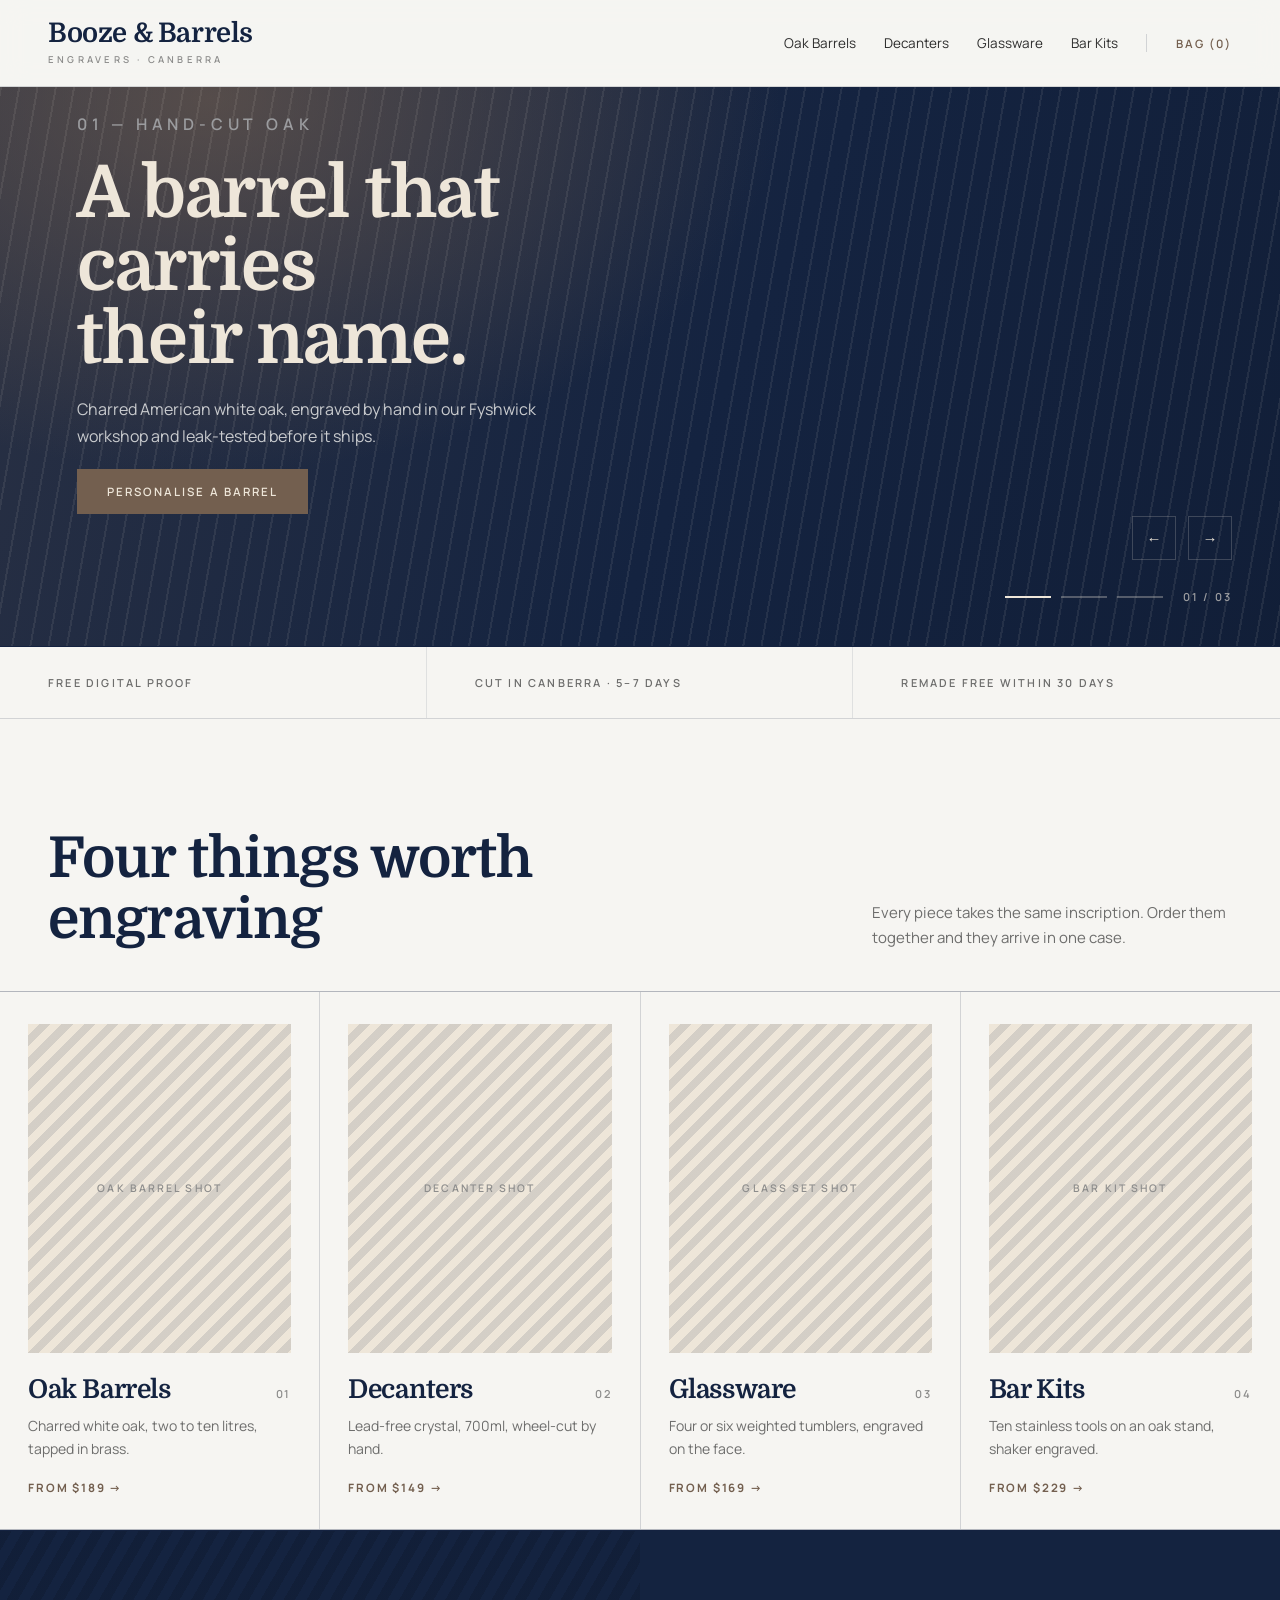
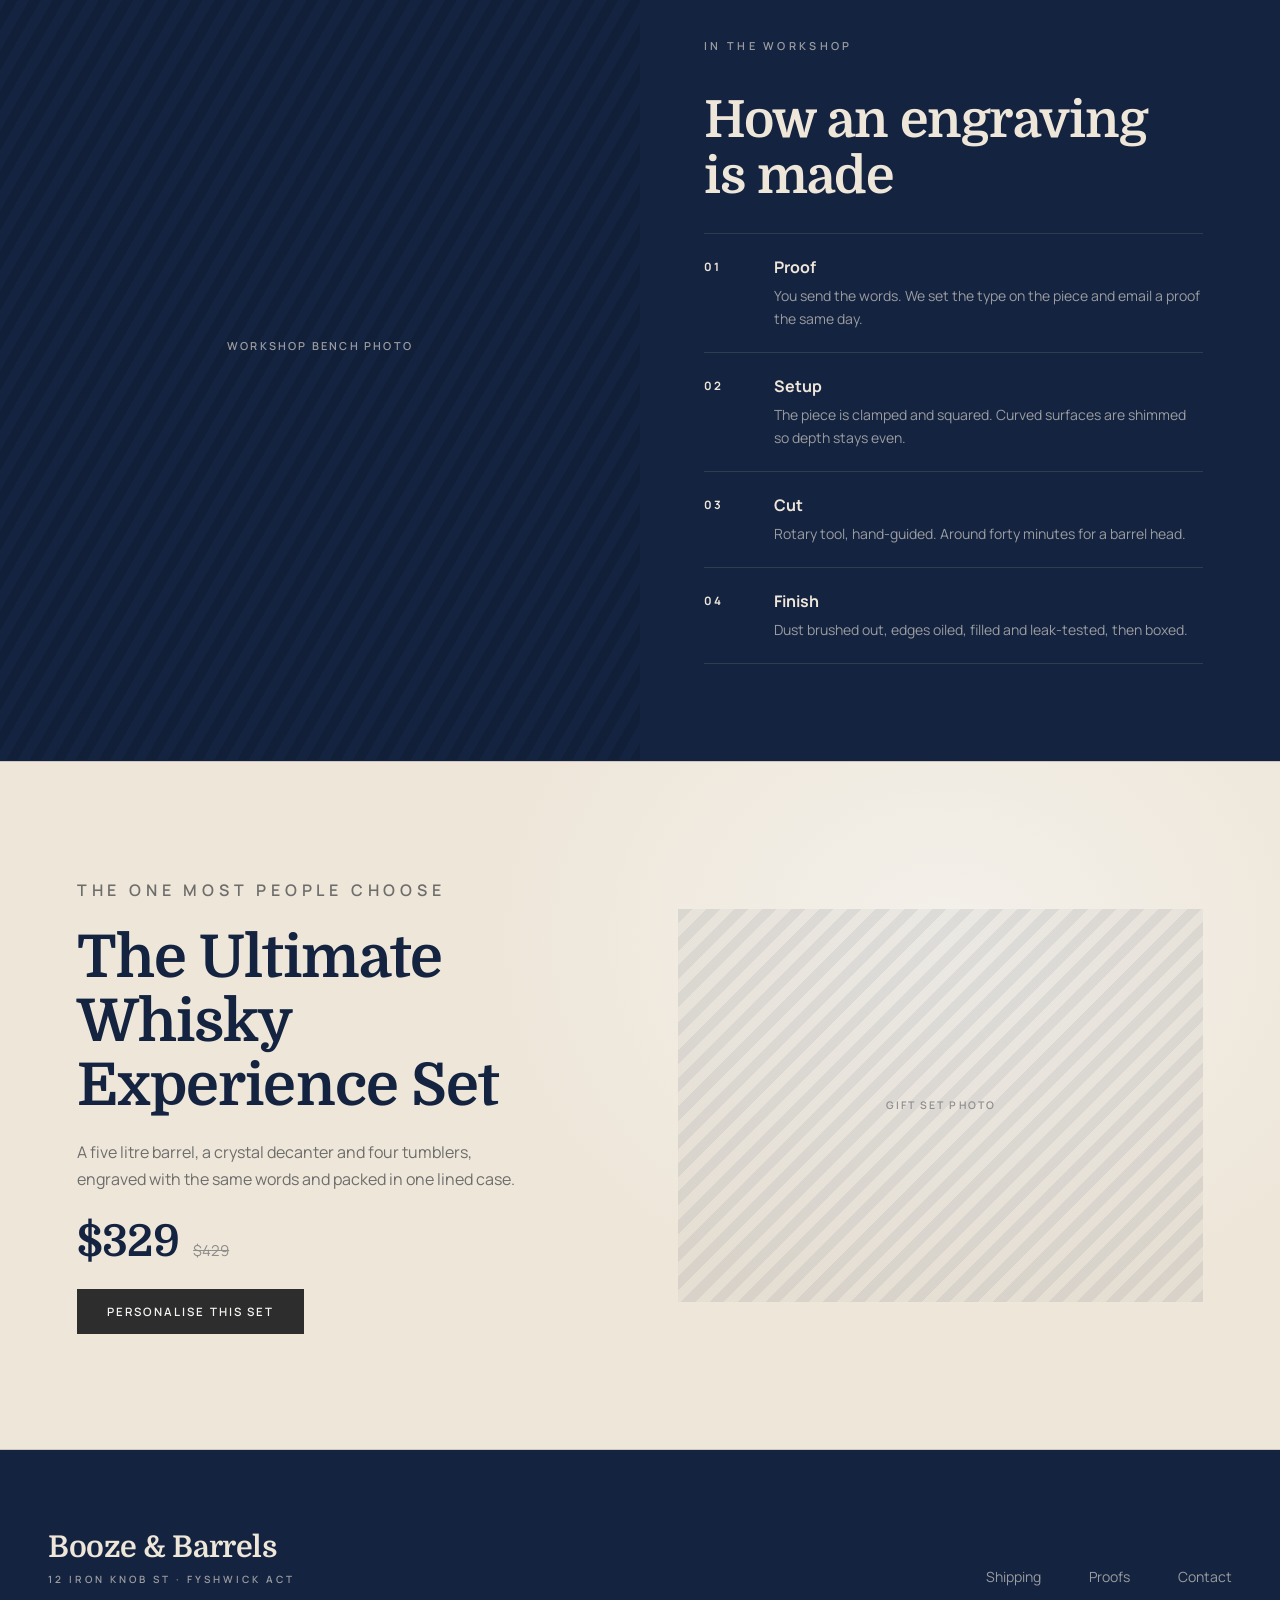
<file: index.html>
<!DOCTYPE html>
<html lang="en">
<head>
<meta charset="utf-8" />
<meta name="viewport" content="width=device-width, initial-scale=1" />
<title>Booze &amp; Barrels — Hand-engraved barrels, decanters and glassware</title>
<link rel="preconnect" href="https://fonts.googleapis.com" />
<link rel="preconnect" href="https://fonts.gstatic.com" crossorigin="" />
<link href="https://fonts.googleapis.com/css2?family=Domine:wght@400..700&family=Manrope:wght@300..800&display=swap" rel="stylesheet" />
<link rel="stylesheet" href="assets/site.css" />
</head>
<body>

<header class="site-head">
  <a class="brand" href="index.html"><b>Booze &amp; Barrels</b><span>ENGRAVERS · CANBERRA</span></a>
  <nav class="site-nav">
    <a href="product-detail.html">Oak Barrels</a>
    <a href="product-detail.html">Decanters</a>
    <a href="product-detail.html">Glassware</a>
    <a href="product-detail.html">Bar Kits</a>
    <span class="rule"></span>
    <a class="bag" href="product-detail.html">BAG (0)</a>
  </nav>
</header>

<section class="hero">
  <div class="track">
    <article class="slide s1">
      <div class="wash"></div><div class="sheen"></div>
      <div class="inner">
        <p class="eyebrow">01 — HAND-CUT OAK</p>
        <h1>A barrel that carries<br />their name.</h1>
        <p>Charred American white oak, engraved by hand in our Fyshwick workshop and leak-tested before it ships.</p>
        <div><a class="btn-dark" href="product-detail.html">PERSONALISE A BARREL</a></div>
      </div>
    </article>
    <article class="slide s2">
      <div class="wash"></div><div class="sheen"></div>
      <div class="inner">
        <p class="eyebrow">02 — CRYSTAL DECANTERS</p>
        <h1>Cut where the<br />light catches it.</h1>
        <p>Lead-free crystal, 700ml, ground stopper. A diamond burr takes the monogram across the shoulder.</p>
        <div><a class="btn-dark" href="product-detail.html">SEE DECANTERS</a></div>
      </div>
    </article>
    <article class="slide s3">
      <div class="wash"></div><div class="sheen"></div>
      <div class="inner">
        <p class="eyebrow">03 — THE GIFT SET</p>
        <h1>Barrel, decanter,<br />four tumblers.</h1>
        <p>One inscription across every piece, packed in a single foam-lined case. Proof emailed within 24 hours.</p>
        <div><a class="btn-dark" href="product-detail.html">VIEW THE SET</a></div>
      </div>
    </article>
  </div>
  <div class="arrows">
    <button type="button" data-prev="" aria-label="Previous slide">←</button>
    <button type="button" data-next="" aria-label="Next slide">→</button>
  </div>
  <div class="ticks"><i class="on"></i><i></i><i></i><span class="count">01 / 03</span></div>
</section>

<section class="strip">
  <div>FREE DIGITAL PROOF</div>
  <div>CUT IN CANBERRA · 5–7 DAYS</div>
  <div>REMADE FREE WITHIN 30 DAYS</div>
</section>

<section class="sec-head">
  <h2>Four things worth<br />engraving</h2>
  <p>Every piece takes the same inscription. Order them together and they arrive in one case.</p>
</section>

<section class="grid grid-4">
  <a class="card" href="product-detail.html">
    <div class="ph">OAK BARREL SHOT</div>
    <div class="row"><b>Oak Barrels</b><i>01</i></div>
    <p>Charred white oak, two to ten litres, tapped in brass.</p>
    <div class="price">FROM $189 →</div>
  </a>
  <a class="card" href="product-detail.html">
    <div class="ph">DECANTER SHOT</div>
    <div class="row"><b>Decanters</b><i>02</i></div>
    <p>Lead-free crystal, 700ml, wheel-cut by hand.</p>
    <div class="price">FROM $149 →</div>
  </a>
  <a class="card" href="product-detail.html">
    <div class="ph">GLASS SET SHOT</div>
    <div class="row"><b>Glassware</b><i>03</i></div>
    <p>Four or six weighted tumblers, engraved on the face.</p>
    <div class="price">FROM $169 →</div>
  </a>
  <a class="card" href="product-detail.html">
    <div class="ph">BAR KIT SHOT</div>
    <div class="row"><b>Bar Kits</b><i>04</i></div>
    <p>Ten stainless tools on an oak stand, shaker engraved.</p>
    <div class="price">FROM $229 →</div>
  </a>
</section>

<section class="dark craft">
  <div class="shot">WORKSHOP BENCH PHOTO</div>
  <div class="body">
    <p class="eyebrow">IN THE WORKSHOP</p>
    <h2>How an engraving<br />is made</h2>
    <div>
      <div class="step"><div class="n">01</div><div><h3>Proof</h3><p>You send the words. We set the type on the piece and email a proof the same day.</p></div></div>
      <div class="step"><div class="n">02</div><div><h3>Setup</h3><p>The piece is clamped and squared. Curved surfaces are shimmed so depth stays even.</p></div></div>
      <div class="step"><div class="n">03</div><div><h3>Cut</h3><p>Rotary tool, hand-guided. Around forty minutes for a barrel head.</p></div></div>
      <div class="step"><div class="n">04</div><div><h3>Finish</h3><p>Dust brushed out, edges oiled, filled and leak-tested, then boxed.</p></div></div>
    </div>
  </div>
</section>

<section class="featured">
  <div class="wash"></div>
  <div class="in">
    <div class="col">
      <p class="eyebrow">THE ONE MOST PEOPLE CHOOSE</p>
      <h2>The Ultimate Whisky Experience Set</h2>
      <p>A five litre barrel, a crystal decanter and four tumblers, engraved with the same words and packed in one lined case.</p>
      <div class="price"><b>$329</b><s>$429</s></div>
      <div><a class="btn-dark" href="product-detail.html">PERSONALISE THIS SET</a></div>
    </div>
    <div class="ph">GIFT SET PHOTO</div>
  </div>
</section>

<footer class="site-foot">
  <div><b>Booze &amp; Barrels</b><span>12 IRON KNOB ST · FYSHWICK ACT</span></div>
  <nav>
    <a href="product-detail.html">Shipping</a>
    <a href="product-detail.html">Proofs</a>
    <a href="product-detail.html">Contact</a>
  </nav>
</footer>

<script src="assets/site.js"></script>
</body>
</html>
</file>
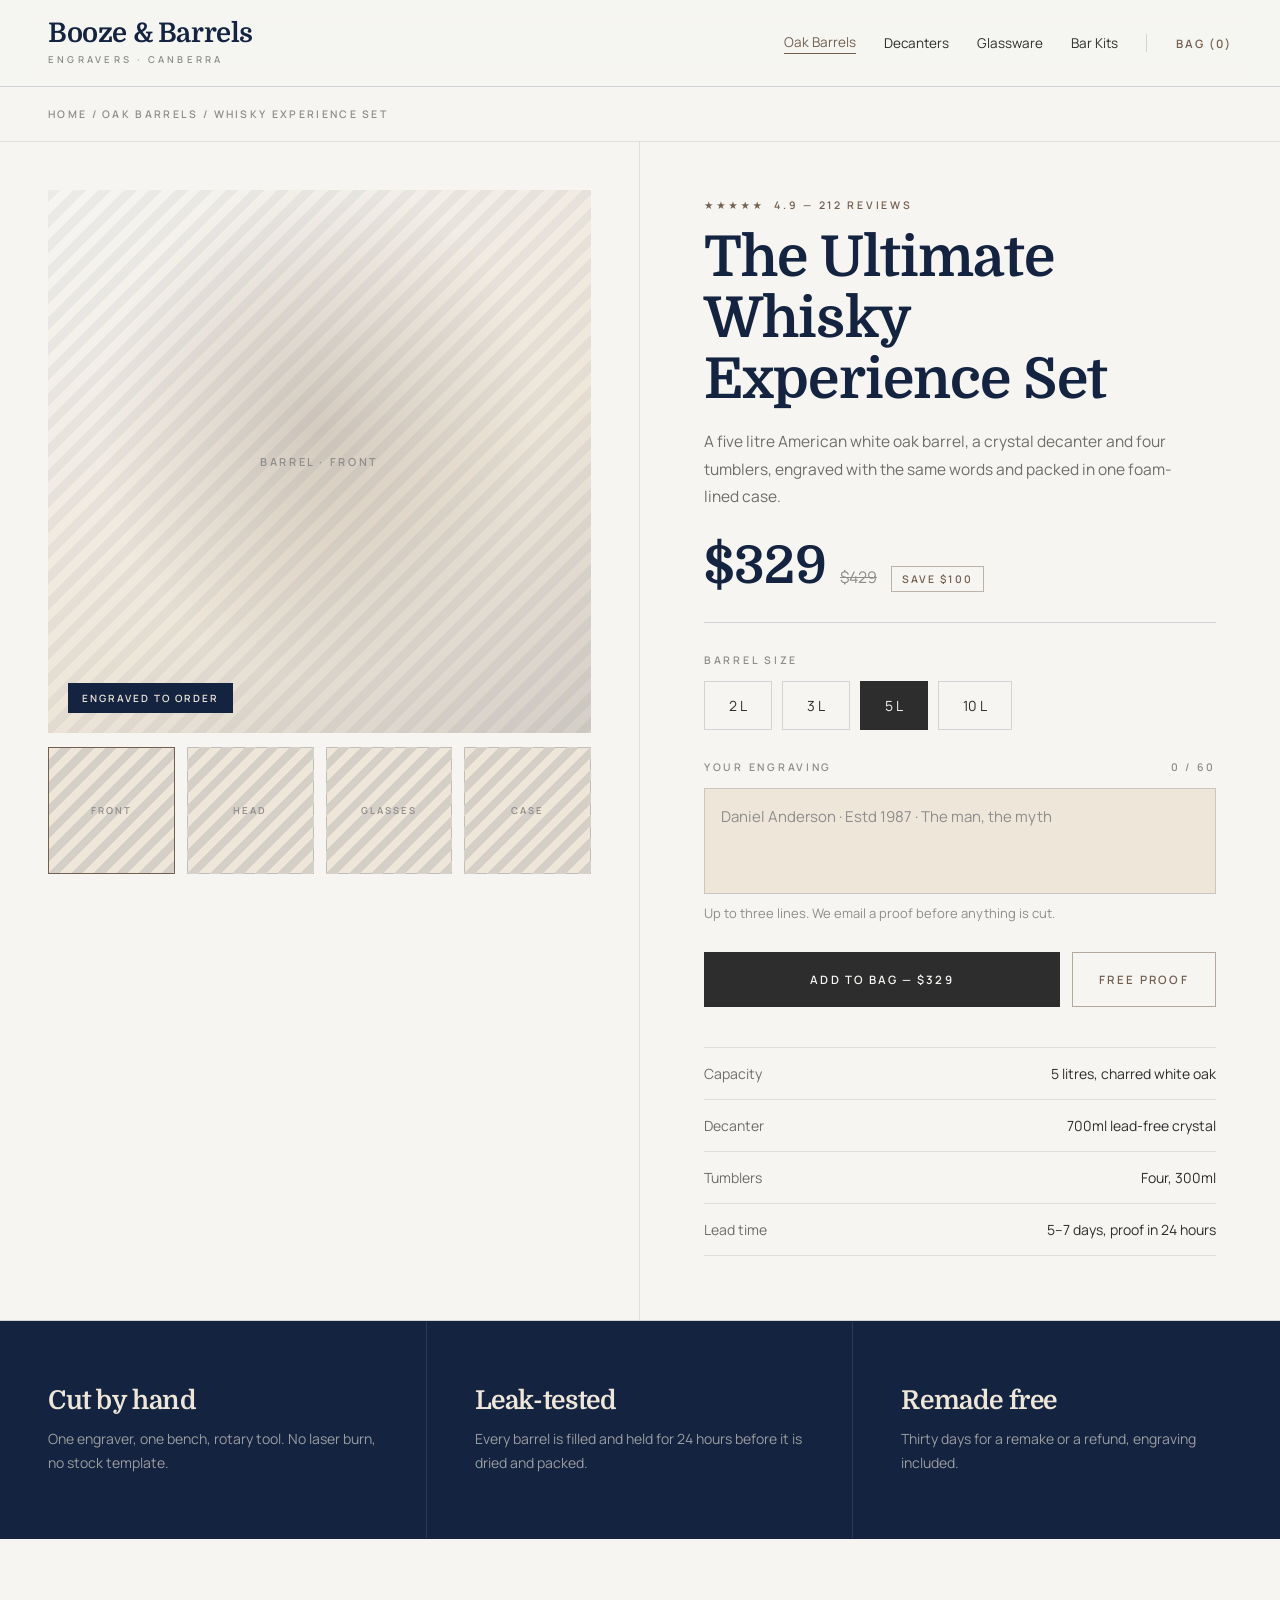
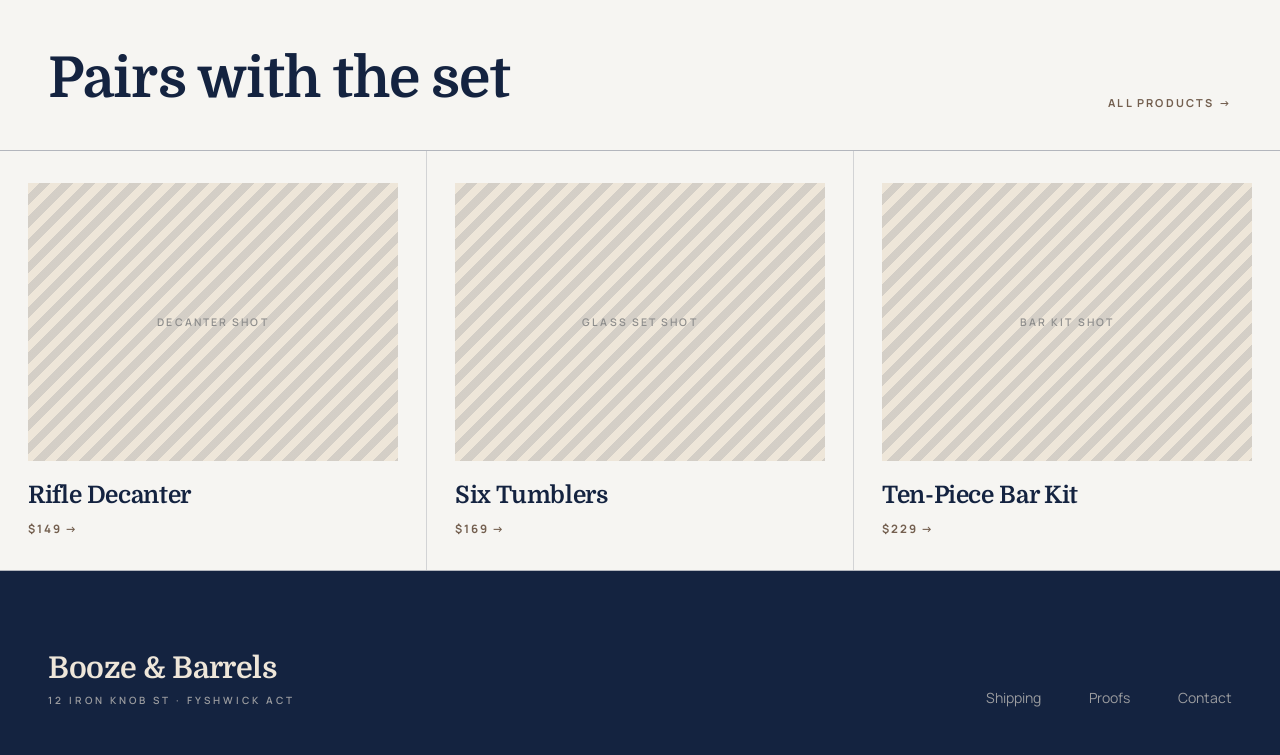
<file: product-detail.html>
<!DOCTYPE html>
<html lang="en">
<head>
<meta charset="utf-8" />
<meta name="viewport" content="width=device-width, initial-scale=1" />
<title>The Ultimate Whisky Experience Set — Booze &amp; Barrels</title>
<link rel="preconnect" href="https://fonts.googleapis.com" />
<link rel="preconnect" href="https://fonts.gstatic.com" crossorigin="" />
<link href="https://fonts.googleapis.com/css2?family=Domine:wght@400..700&family=Manrope:wght@300..800&display=swap" rel="stylesheet" />
<link rel="stylesheet" href="assets/site.css" />
</head>
<body>

<header class="site-head">
  <a class="brand" href="index.html"><b>Booze &amp; Barrels</b><span>ENGRAVERS · CANBERRA</span></a>
  <nav class="site-nav">
    <a class="on" href="product-detail.html">Oak Barrels</a>
    <a href="index.html">Decanters</a>
    <a href="index.html">Glassware</a>
    <a href="index.html">Bar Kits</a>
    <span class="rule"></span>
    <a class="bag" href="index.html">BAG (0)</a>
  </nav>
</header>

<div class="crumbs"><a href="index.html">HOME</a> / <a href="index.html">OAK BARRELS</a> / <span>WHISKY EXPERIENCE SET</span></div>

<section class="pdp">
  <div class="gallery">
    <div class="stage">
      <div class="wash"></div>
      <div class="grain"></div>
      <div class="label">BARREL · FRONT</div>
      <div class="tag">ENGRAVED TO ORDER</div>
    </div>
    <div class="thumbs">
      <div class="ph on">FRONT</div>
      <div class="ph">HEAD</div>
      <div class="ph">GLASSES</div>
      <div class="ph">CASE</div>
    </div>
  </div>

  <div class="buy">
    <div class="stars">★★★★★&nbsp;&nbsp;4.9 — 212 REVIEWS</div>
    <h1>The Ultimate Whisky Experience Set</h1>
    <p class="lede">A five litre American white oak barrel, a crystal decanter and four tumblers, engraved with the same words and packed in one foam-lined case.</p>

    <div class="pricing"><b>$329</b><s>$429</s><em>SAVE $100</em></div>
    <div class="hr"></div>

    <div class="flabel">BARREL SIZE</div>
    <div class="sizes">
      <button type="button">2 L</button>
      <button type="button">3 L</button>
      <button type="button" class="on">5 L</button>
      <button type="button">10 L</button>
    </div>

    <div class="pricing" style="justify-content:space-between; margin-top:30px;">
      <div class="flabel">YOUR ENGRAVING</div>
      <div class="flabel" data-count="">0 / 60</div>
    </div>
    <textarea class="engrave" rows="3" placeholder="Daniel Anderson · Estd 1987 · The man, the myth"></textarea>
    <div class="hint">Up to three lines. We email a proof before anything is cut.</div>

    <div class="actions">
      <button class="btn-dark" type="button">ADD TO BAG — $329</button>
      <button class="btn-ghost" type="button">FREE PROOF</button>
    </div>

    <div class="specs">
      <div><span>Capacity</span>5 litres, charred white oak</div>
      <div><span>Decanter</span>700ml lead-free crystal</div>
      <div><span>Tumblers</span>Four, 300ml</div>
      <div><span>Lead time</span>5–7 days, proof in 24 hours</div>
    </div>
  </div>
</section>

<section class="dark promises">
  <div><h3>Cut by hand</h3><p>One engraver, one bench, rotary tool. No laser burn, no stock template.</p></div>
  <div><h3>Leak-tested</h3><p>Every barrel is filled and held for 24 hours before it is dried and packed.</p></div>
  <div><h3>Remade free</h3><p>Thirty days for a remake or a refund, engraving included.</p></div>
</section>

<section class="sec-head">
  <h2>Pairs with the set</h2>
  <a class="link-label" href="index.html">ALL PRODUCTS →</a>
</section>

<section class="grid grid-3">
  <a class="card" href="product-detail.html">
    <div class="ph">DECANTER SHOT</div>
    <b>Rifle Decanter</b>
    <div class="price" style="margin-top:12px;">$149 →</div>
  </a>
  <a class="card" href="product-detail.html">
    <div class="ph">GLASS SET SHOT</div>
    <b>Six Tumblers</b>
    <div class="price" style="margin-top:12px;">$169 →</div>
  </a>
  <a class="card" href="product-detail.html">
    <div class="ph">BAR KIT SHOT</div>
    <b>Ten-Piece Bar Kit</b>
    <div class="price" style="margin-top:12px;">$229 →</div>
  </a>
</section>

<footer class="site-foot">
  <div><b>Booze &amp; Barrels</b><span>12 IRON KNOB ST · FYSHWICK ACT</span></div>
  <nav>
    <a href="index.html">Shipping</a>
    <a href="index.html">Proofs</a>
    <a href="index.html">Contact</a>
  </nav>
</footer>

<script src="assets/site.js"></script>
</body>
</html>
</file>
<file: assets/site.css>
/* Booze & Barrels — brand sheet: navy + cream, Domine / Manrope */
:root{
  /* the five brand colours — the only literal values in this file */
  --navy:#142340; --cream:#eee6d9; --charcoal:#2d2d2d; --taupe:#735f4f; --paper:#f6f5f2;

  /* surfaces: paper (default) → cream (highlight) → navy (anchor) */
  --surface:var(--paper); --surface-2:var(--cream); --surface-3:var(--navy);

  /* ink on light */
  --ink:var(--charcoal); --heading:var(--navy);
  --muted:color-mix(in srgb,var(--charcoal) 68%,var(--paper));
  --muted-2:color-mix(in srgb,var(--charcoal) 52%,var(--paper));
  --line:color-mix(in srgb,var(--navy) 16%,transparent);
  --line-soft:color-mix(in srgb,var(--navy) 10%,transparent);

  /* ink on navy */
  --ink-dark:color-mix(in srgb,var(--paper) 80%,var(--navy));
  --heading-dark:var(--cream);
  --muted-dark:color-mix(in srgb,var(--cream) 62%,var(--navy));
  --line-dark:color-mix(in srgb,var(--cream) 20%,transparent);
  --line-dark-soft:color-mix(in srgb,var(--cream) 12%,transparent);

  --pad:clamp(18px,4vw,48px);
}
*{box-sizing:border-box}
html{scroll-behavior:smooth}
body{margin:0;background:var(--surface);color:var(--ink);font-family:'Manrope',system-ui,-apple-system,sans-serif;font-weight:400;-webkit-font-smoothing:antialiased}
a{color:var(--taupe);text-decoration:none}
a:hover{color:color-mix(in srgb,var(--taupe) 78%,var(--charcoal))}
img{max-width:100%;display:block}
h1,h2,h3{font-family:'Domine',Georgia,serif;font-weight:700;margin:0;letter-spacing:-.015em;color:var(--heading)}
/* label utility — replaces the old mono face; Manrope, tracked out */
.mono{font-weight:600;letter-spacing:.2em}
.ph{display:flex;align-items:center;justify-content:center;text-align:center;padding:12px;
  background:repeating-linear-gradient(135deg,var(--cream) 0,var(--cream) 8px,color-mix(in srgb,var(--cream) 88%,var(--navy)) 8px,color-mix(in srgb,var(--cream) 88%,var(--navy)) 16px);
  font-size:10.5px;font-weight:600;letter-spacing:.2em;color:var(--muted-2)}

/* header */
.site-head{position:sticky;top:0;z-index:40;display:flex;flex-wrap:wrap;align-items:center;justify-content:space-between;
  gap:clamp(14px,3vw,40px);padding:clamp(12px,2.4vw,20px) var(--pad);
  background:color-mix(in srgb,var(--paper) 90%,transparent);backdrop-filter:blur(14px);border-bottom:1px solid var(--line)}
.brand{color:var(--heading)}
.brand:hover{color:var(--heading)}
.brand b{display:block;font-family:'Domine',Georgia,serif;font-weight:700;font-size:clamp(22px,3.4vw,27px);line-height:1;letter-spacing:-.015em}
.brand span{display:block;font-size:9.5px;font-weight:600;letter-spacing:.34em;color:var(--muted-2);margin-top:6px}
.site-nav{display:flex;flex-wrap:wrap;align-items:center;gap:clamp(12px,2.2vw,34px);font-size:13.5px;color:var(--ink)}
.site-nav a{color:var(--ink)}
.site-nav a:hover,.site-nav a.on{color:var(--taupe)}
.site-nav a.on{border-bottom:1px solid var(--taupe);padding-bottom:2px}
.site-nav .rule{width:1px;height:18px;background:var(--line)}
.site-nav .bag{font-size:11.5px;font-weight:600;letter-spacing:.18em;color:var(--taupe)}

/* hero carousel — navy field, cream type (brand sheet, dark pairing) */
.hero{position:relative;width:100%;height:50vh;min-height:min(560px,80vh);overflow:hidden;background:var(--navy);border-bottom:1px solid var(--line)}
.track{position:absolute;inset:0;display:flex;height:100%;transition:transform .9s cubic-bezier(.65,0,.2,1)}
.slide{position:relative;flex:0 0 100%;height:100%;overflow:hidden}
.slide .wash{position:absolute;inset:-10%;animation:pour 26s ease-in-out infinite}
.slide .sheen{position:absolute;inset:0;animation:sheen 9s ease-in-out infinite;
  background:repeating-linear-gradient(100deg,color-mix(in srgb,var(--cream) 8%,transparent) 0,color-mix(in srgb,var(--cream) 8%,transparent) 2px,transparent 2px,transparent 18px)}
.s1 .wash{background:radial-gradient(60% 90% at 22% 10%,color-mix(in srgb,var(--taupe) 62%,transparent) 0,transparent 62%),linear-gradient(115deg,color-mix(in srgb,var(--navy) 72%,var(--taupe)) 0,var(--navy) 55%,color-mix(in srgb,var(--navy) 84%,#000) 100%)}
.s2 .wash{background:radial-gradient(55% 80% at 78% 20%,color-mix(in srgb,var(--taupe) 54%,transparent) 0,transparent 64%),linear-gradient(250deg,color-mix(in srgb,var(--navy) 66%,var(--taupe)) 0,var(--navy) 52%,color-mix(in srgb,var(--navy) 84%,#000) 100%);animation-direction:reverse}
.s3 .wash{background:radial-gradient(50% 75% at 40% 85%,color-mix(in srgb,var(--cream) 26%,transparent) 0,transparent 60%),linear-gradient(140deg,color-mix(in srgb,var(--navy) 78%,var(--taupe)) 0,var(--navy) 50%,color-mix(in srgb,var(--navy) 88%,#000) 100%)}
.slide .inner{position:relative;height:100%;display:flex;flex-direction:column;justify-content:center;gap:20px;
  padding:24px var(--pad) clamp(104px,14vw,132px) clamp(18px,6vw,96px);max-width:780px}
.eyebrow{font-size:clamp(9.5px,1.4vw,11px);font-weight:600;letter-spacing:.3em;color:var(--muted)}
.hero .eyebrow,.dark .eyebrow{color:var(--muted-dark)}
.slide h1{font-size:clamp(32px,5.6vw,82px);line-height:1.02;color:var(--heading-dark)}
.slide p{margin:0;max-width:460px;font-size:clamp(14px,1.6vw,16px);line-height:1.65;color:var(--ink-dark)}

/* buttons — primary is charcoal on light, taupe on navy; secondary is always an outline */
.btn-dark{display:inline-flex;align-items:center;padding:15px 30px;background:var(--charcoal);color:var(--paper);
  font-family:inherit;font-size:11.5px;font-weight:600;letter-spacing:.18em;cursor:pointer;border:0}
.btn-dark:hover{background:color-mix(in srgb,var(--charcoal) 82%,var(--paper));color:var(--paper)}
.hero .btn-dark,.dark .btn-dark{background:var(--taupe);color:var(--cream)}
.hero .btn-dark:hover,.dark .btn-dark:hover{background:color-mix(in srgb,var(--taupe) 82%,var(--cream));color:var(--cream)}
.btn-ghost{display:inline-flex;align-items:center;padding:15px 30px;background:transparent;color:var(--charcoal);
  border:1px solid var(--charcoal);font-family:inherit;font-size:11.5px;font-weight:600;letter-spacing:.18em;cursor:pointer}
.btn-ghost:hover{background:color-mix(in srgb,var(--charcoal) 8%,transparent);color:var(--charcoal)}
.hero .btn-ghost,.dark .btn-ghost{color:var(--cream);border-color:var(--cream)}
.hero .btn-ghost:hover,.dark .btn-ghost:hover{background:color-mix(in srgb,var(--cream) 12%,transparent);color:var(--cream)}

.arrows{position:absolute;right:var(--pad);bottom:86px;display:flex;gap:12px}
.arrows button{width:44px;height:44px;display:flex;align-items:center;justify-content:center;background:transparent;
  border:1px solid var(--line-dark);color:var(--cream);font-size:15px;cursor:pointer}
.arrows button:hover{background:color-mix(in srgb,var(--cream) 12%,transparent)}
.ticks{position:absolute;right:var(--pad);bottom:42px;display:flex;align-items:center;gap:10px}
.ticks i{display:block;width:clamp(28px,5vw,46px);height:2px;background:color-mix(in srgb,var(--cream) 30%,transparent);cursor:pointer}
.ticks i.on{background:var(--cream)}
.ticks .count{font-size:11px;font-weight:600;letter-spacing:.2em;color:var(--muted-dark);margin-left:10px}
@keyframes pour{0%{transform:translate3d(-6%,-4%,0) scale(1.05)}50%{transform:translate3d(6%,4%,0) scale(1.12)}100%{transform:translate3d(-6%,-4%,0) scale(1.05)}}
@keyframes sheen{0%{opacity:.35}50%{opacity:.7}100%{opacity:.35}}

/* bands */
.strip{display:grid;grid-template-columns:repeat(auto-fit,minmax(240px,1fr));border-bottom:1px solid var(--line)}
.strip div{padding:clamp(18px,3vw,28px) var(--pad);border-right:1px solid var(--line-soft);
  font-size:clamp(10px,1.3vw,11px);font-weight:600;letter-spacing:.2em;color:var(--muted)}
.strip div:last-child{border-right:0}
.sec-head{padding:clamp(56px,9vw,110px) var(--pad) 40px;display:flex;flex-wrap:wrap;align-items:flex-end;justify-content:space-between;gap:clamp(20px,4vw,60px)}
.sec-head h2{font-size:clamp(30px,4.4vw,64px);line-height:1.08}
.sec-head p{margin:0;max-width:360px;font-size:15px;line-height:1.7;color:var(--muted)}
.grid{display:grid;gap:1px;background:var(--line);border-top:1px solid var(--line);border-bottom:1px solid var(--line)}
.grid-4{grid-template-columns:repeat(auto-fit,minmax(250px,1fr))}
.grid-3{grid-template-columns:repeat(auto-fit,minmax(260px,1fr))}
.card{display:block;background:var(--surface);padding:clamp(22px,3vw,32px) clamp(20px,2.6vw,28px) 34px;color:var(--ink)}
.card:hover{background:var(--surface-2);color:var(--ink)}
.card .ph{aspect-ratio:4/5}
.card .row{display:flex;justify-content:space-between;align-items:baseline;margin-top:22px}
.card .row b{font-family:'Domine',Georgia,serif;font-weight:700;font-size:clamp(22px,2.4vw,26px);letter-spacing:-.015em;color:var(--heading)}
.card .row i{font-style:normal;font-size:11px;font-weight:600;letter-spacing:.16em;color:var(--muted-2)}
.card p{margin:10px 0 20px;font-size:14px;line-height:1.65;color:var(--muted)}
.card .price{font-size:11.5px;font-weight:700;letter-spacing:.16em;color:var(--taupe)}

/* navy anchor */
.dark{background:var(--surface-3);color:var(--ink-dark);border-top:1px solid var(--line);border-bottom:1px solid var(--line)}
.dark h2,.dark h3{color:var(--heading-dark)}
.craft{display:grid;grid-template-columns:repeat(auto-fit,minmax(340px,1fr))}
.craft .shot{min-height:clamp(280px,42vw,560px);display:flex;align-items:center;justify-content:center;
  background:repeating-linear-gradient(120deg,color-mix(in srgb,var(--navy) 88%,#000) 0,color-mix(in srgb,var(--navy) 88%,#000) 10px,var(--navy) 10px,var(--navy) 20px);
  font-size:11px;font-weight:600;letter-spacing:.2em;color:var(--muted-dark)}
.craft .body{padding:clamp(48px,8vw,96px) clamp(20px,6vw,96px) clamp(48px,8vw,96px) clamp(20px,5vw,72px);
  display:flex;flex-direction:column;justify-content:center;gap:28px}
.craft .body h2{font-size:clamp(28px,4vw,56px);line-height:1.1}
.step{display:grid;grid-template-columns:52px 1fr;gap:18px;padding:22px 0;border-top:1px solid var(--line-dark-soft)}
.step:last-child{border-bottom:1px solid var(--line-dark-soft)}
.step .n{font-size:11.5px;font-weight:700;letter-spacing:.16em;color:var(--cream);padding-top:3px}
.step h3{font-family:'Manrope',system-ui,sans-serif;font-weight:700;font-size:16px;letter-spacing:0;margin-bottom:6px}
.step p{margin:0;font-size:14px;line-height:1.65;color:var(--muted-dark)}
.promises{display:grid;grid-template-columns:repeat(auto-fit,minmax(280px,1fr))}
.promises div{padding:clamp(36px,6vw,64px) var(--pad);border-right:1px solid var(--line-dark-soft)}
.promises div:last-child{border-right:0}
.promises h3{font-size:clamp(21px,2.4vw,26px);margin-bottom:12px}
.promises p{margin:0;font-size:14px;line-height:1.7;color:var(--muted-dark)}

/* featured — cream highlight band, light pairing from the brand sheet */
.featured{position:relative;overflow:hidden;padding:clamp(56px,9vw,120px) clamp(20px,6vw,96px);
  background:var(--surface-2);border-top:1px solid var(--line);border-bottom:1px solid var(--line)}
.featured .wash{position:absolute;inset:-10%;animation:pour 28s ease-in-out infinite;
  background:radial-gradient(45% 70% at 70% 30%,color-mix(in srgb,var(--paper) 70%,transparent) 0,transparent 66%)}
.featured .in{position:relative;display:grid;grid-template-columns:repeat(auto-fit,minmax(320px,1fr));gap:clamp(32px,6vw,80px);align-items:center}
.featured h2{font-size:clamp(30px,4.6vw,66px);line-height:1.08}
.featured p{margin:0;max-width:440px;font-size:16px;line-height:1.7;color:var(--muted)}
.featured .col{display:flex;flex-direction:column;gap:22px}
.featured .price{display:flex;align-items:baseline;gap:14px}
.featured .price b{font-family:'Domine',Georgia,serif;font-weight:700;font-size:clamp(34px,4vw,44px);letter-spacing:-.015em;color:var(--heading)}
.featured .price s{font-size:15px;color:var(--muted-2)}
.featured .ph{aspect-ratio:4/3;color:var(--muted-2);
  background:repeating-linear-gradient(135deg,color-mix(in srgb,var(--navy) 10%,transparent) 0,color-mix(in srgb,var(--navy) 10%,transparent) 10px,color-mix(in srgb,var(--navy) 4%,transparent) 10px,color-mix(in srgb,var(--navy) 4%,transparent) 20px)}

/* footer */
.site-foot{background:var(--surface-3);color:var(--ink-dark);padding:clamp(48px,8vw,80px) var(--pad) 48px;
  display:flex;flex-wrap:wrap;justify-content:space-between;align-items:flex-end;gap:clamp(24px,5vw,60px)}
.site-foot b{font-family:'Domine',Georgia,serif;font-weight:700;font-size:clamp(24px,3vw,30px);letter-spacing:-.015em;color:var(--heading-dark)}
.site-foot span{display:block;font-size:10px;font-weight:600;letter-spacing:.3em;color:var(--muted-dark);margin-top:8px}
.site-foot nav{display:flex;flex-wrap:wrap;gap:clamp(20px,4vw,48px);font-size:14px}
.site-foot nav a{color:var(--muted-dark)}
.site-foot nav a:hover{color:var(--cream)}

/* product detail */
.crumbs{padding:20px var(--pad);font-size:10.5px;font-weight:600;letter-spacing:.22em;color:var(--muted-2);border-bottom:1px solid var(--line-soft)}
.crumbs a{color:var(--muted-2)}
.crumbs a:hover{color:var(--taupe)}
.pdp{display:grid;grid-template-columns:repeat(auto-fit,minmax(360px,1fr));border-bottom:1px solid var(--line)}
.gallery{padding:clamp(18px,4vw,48px);display:flex;flex-direction:column;gap:14px;border-right:1px solid var(--line-soft)}
.stage{position:relative;aspect-ratio:1/1;overflow:hidden;background:linear-gradient(150deg,var(--paper) 0,var(--cream) 60%,color-mix(in srgb,var(--cream) 88%,var(--navy)) 100%)}
.stage .wash{position:absolute;inset:-12%;animation:pour 30s ease-in-out infinite;background:radial-gradient(48% 55% at 50% 45%,color-mix(in srgb,var(--taupe) 22%,transparent) 0,transparent 68%)}
.stage .grain{position:absolute;inset:0;background:repeating-linear-gradient(135deg,color-mix(in srgb,var(--navy) 5%,transparent) 0,color-mix(in srgb,var(--navy) 5%,transparent) 9px,transparent 9px,transparent 18px)}
.stage .label{position:relative;height:100%;display:flex;align-items:center;justify-content:center;font-size:11px;font-weight:600;letter-spacing:.24em;color:var(--muted-2)}
.stage .tag{position:absolute;left:20px;bottom:20px;padding:8px 14px;background:var(--navy);font-size:10px;font-weight:600;letter-spacing:.2em;color:var(--cream)}
.thumbs{display:grid;grid-template-columns:repeat(4,1fr);gap:12px}
.thumbs .ph{aspect-ratio:1/1;cursor:pointer;border:1px solid var(--line-soft);font-size:9.5px}
.thumbs .ph.on{border-color:var(--taupe)}
.buy{padding:clamp(32px,5vw,56px) clamp(20px,5vw,64px) clamp(40px,6vw,64px);display:flex;flex-direction:column}
.stars{font-size:10.5px;font-weight:600;letter-spacing:.26em;color:var(--taupe)}
.buy h1{margin:16px 0 0;font-size:clamp(30px,4.4vw,60px);line-height:1.08}
.buy .lede{margin:18px 0 0;max-width:480px;font-size:15.5px;line-height:1.75;color:var(--muted)}
.pricing{display:flex;flex-wrap:wrap;align-items:baseline;gap:14px;margin-top:30px}
.pricing b{font-family:'Domine',Georgia,serif;font-weight:700;font-size:clamp(38px,5vw,52px);line-height:1;letter-spacing:-.015em;color:var(--heading)}
.pricing s{font-size:16px;color:var(--muted-2)}
.pricing em{font-style:normal;font-size:10.5px;font-weight:600;letter-spacing:.2em;color:var(--taupe);padding:5px 10px;border:1px solid color-mix(in srgb,var(--taupe) 45%,transparent)}
.hr{height:1px;background:var(--line);margin:30px 0}
.flabel{font-size:10.5px;font-weight:600;letter-spacing:.26em;color:var(--muted-2)}
.sizes{display:flex;flex-wrap:wrap;gap:10px;margin-top:14px}
.sizes button{padding:14px 24px;font-size:14px;font-family:inherit;background:transparent;border:1px solid var(--line);color:var(--ink);cursor:pointer}
.sizes button:hover{border-color:var(--taupe);color:var(--taupe)}
.sizes button.on{background:var(--charcoal);border-color:var(--charcoal);color:var(--paper)}
.engrave{margin-top:14px;width:100%;resize:none;padding:16px;background:var(--cream);border:1px solid var(--line);color:var(--ink);font-family:inherit;font-size:15px;line-height:1.6;outline:none}
.engrave:focus{border-color:var(--taupe)}
.engrave::placeholder{color:var(--muted-2)}
.actions{display:flex;flex-wrap:wrap;gap:12px;margin-top:30px}
.actions .btn-dark{flex:1;justify-content:center;text-align:center}
.actions .btn-ghost{padding:19px 26px;color:var(--taupe);border-color:color-mix(in srgb,var(--taupe) 50%,transparent);font-size:11.5px;letter-spacing:.2em}
.actions .btn-ghost:hover{background:color-mix(in srgb,var(--taupe) 10%,transparent);color:var(--taupe)}
.hint{margin-top:10px;font-size:13px;color:var(--muted-2)}
.specs{display:flex;flex-direction:column;margin-top:40px}
.specs div{display:flex;flex-wrap:wrap;justify-content:space-between;gap:8px;padding:16px 0;border-top:1px solid var(--line-soft);font-size:14px}
.specs div:last-child{border-bottom:1px solid var(--line-soft)}
.specs span{color:var(--muted)}
.grid-3 .card .ph{aspect-ratio:4/3}
.grid-3 .card b{display:block;font-family:'Domine',Georgia,serif;font-weight:700;font-size:24px;letter-spacing:-.015em;color:var(--heading);margin-top:20px}
.link-label{font-size:11px;font-weight:700;letter-spacing:.2em;color:var(--taupe)}

@media (max-width:900px){
  .hero{height:auto;min-height:540px}
  .slide .inner{padding-top:clamp(40px,9vw,64px);padding-bottom:132px}
  .gallery{border-right:0;border-bottom:1px solid var(--line-soft)}
  .promises div{border-right:0;border-bottom:1px solid var(--line-dark-soft)}
  .strip div{border-right:0;border-bottom:1px solid var(--line-soft)}
}
@media (max-width:620px){
  .site-nav{width:100%;justify-content:space-between;font-size:12.5px}
  .arrows{display:none}
  .ticks{left:var(--pad);right:auto;bottom:34px}
  .hero{min-height:500px}
  .thumbs{grid-template-columns:repeat(2,1fr)}
  .step{grid-template-columns:40px 1fr}
}
</file>
